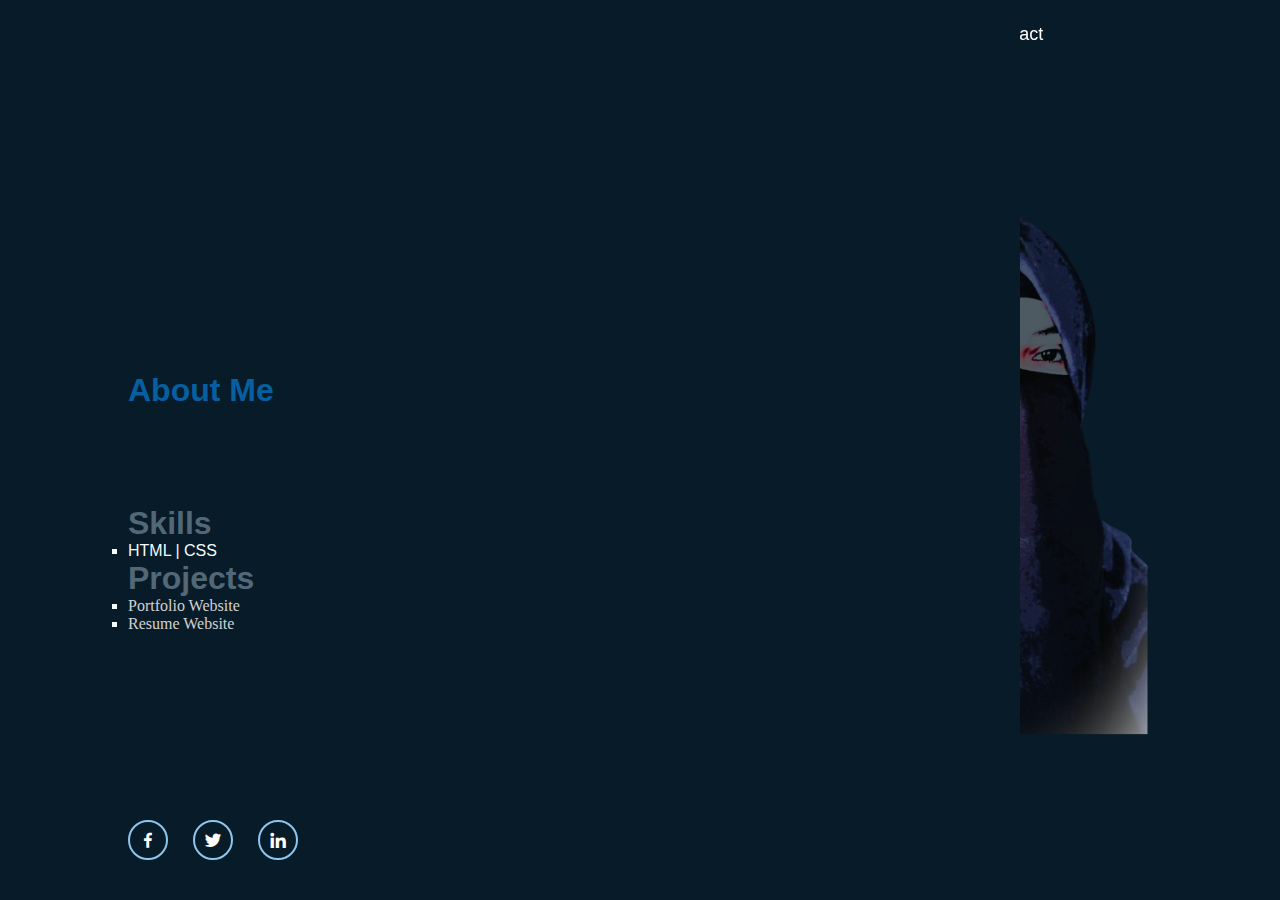
<file: index.html>
<!DOCTYPE html>
<html lang="en">
<head>
  <meta charset="UTF-8">
  <meta name="viewport" content="width=device-width, initial-scale=1.0">
  <title>Personal Portfolio with Only Html & CSS</title>
  <link rel="stylesheet" href="style.css">
  <link href='https://unpkg.com/boxicons@2.1.4/css/boxicons.min.css' rel='stylesheet'>
</head>
<body>
  <header class="header">
    <a href="#" class="logo">Fariha.</a>
    <nav class="navbar">
      <a href="#" class="active">Home</a>
      <a href="#">About</a>
      <a href="#">Portfolio</a>
      <a href="#">Contact</a>
    </nav>
  </header>
  <section class="home">
    <div class="home-content">
      <h1>Hi,I'm Fariha</h1>
      <h3>Beginner Frontend Developer</h3>
      <h2>About Me</h2>
      <p>Hello! My name is Fariha,
         I am a Student of Samz Technology Campany 
         Intership batch 5 of front-end web development.</p>
         <h4>Skills </h4>
                <ul>
                    <li> HTML | CSS </li>
                </ul>
                <h4>Projects</h4>
                    <ul>
                        <li ><a href="https://farihazehra.github.io/newone/" target="_blank">Portfolio Website </a></li>
                        <li ><a href="https://farihazehra.github.io/resume/" target="_blank" >Resume Website</a></li> 
                    </ul>
    </div>
    <div class="home-sci">
      <a href="#"><i class='bx bxl-facebook'></i></a>
      <a href="#"><i class='bx bxl-twitter' ></i></a>
      <a href="#"><i class='bx bxl-linkedin' ></i></a>
    </div>
    <span class="home-imgHover"></span>
  </section>
</body>
</html>
</file>
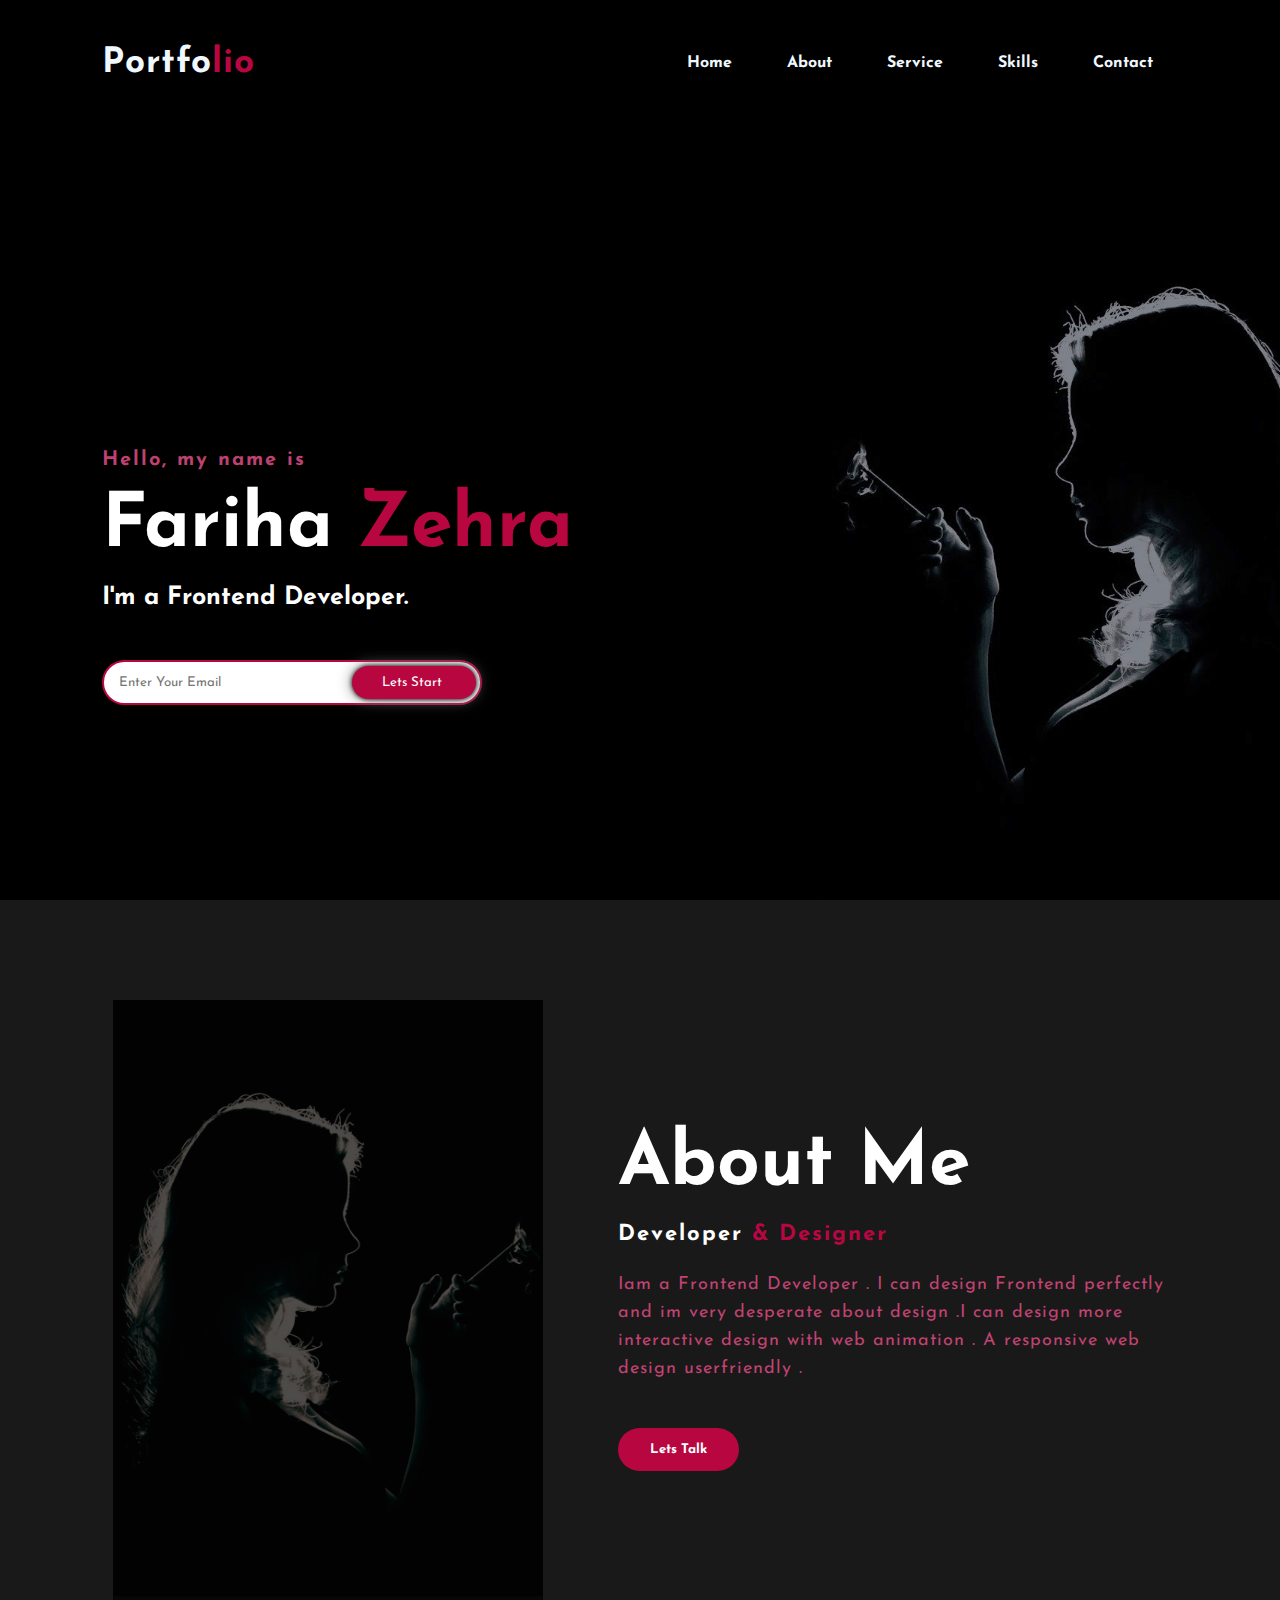
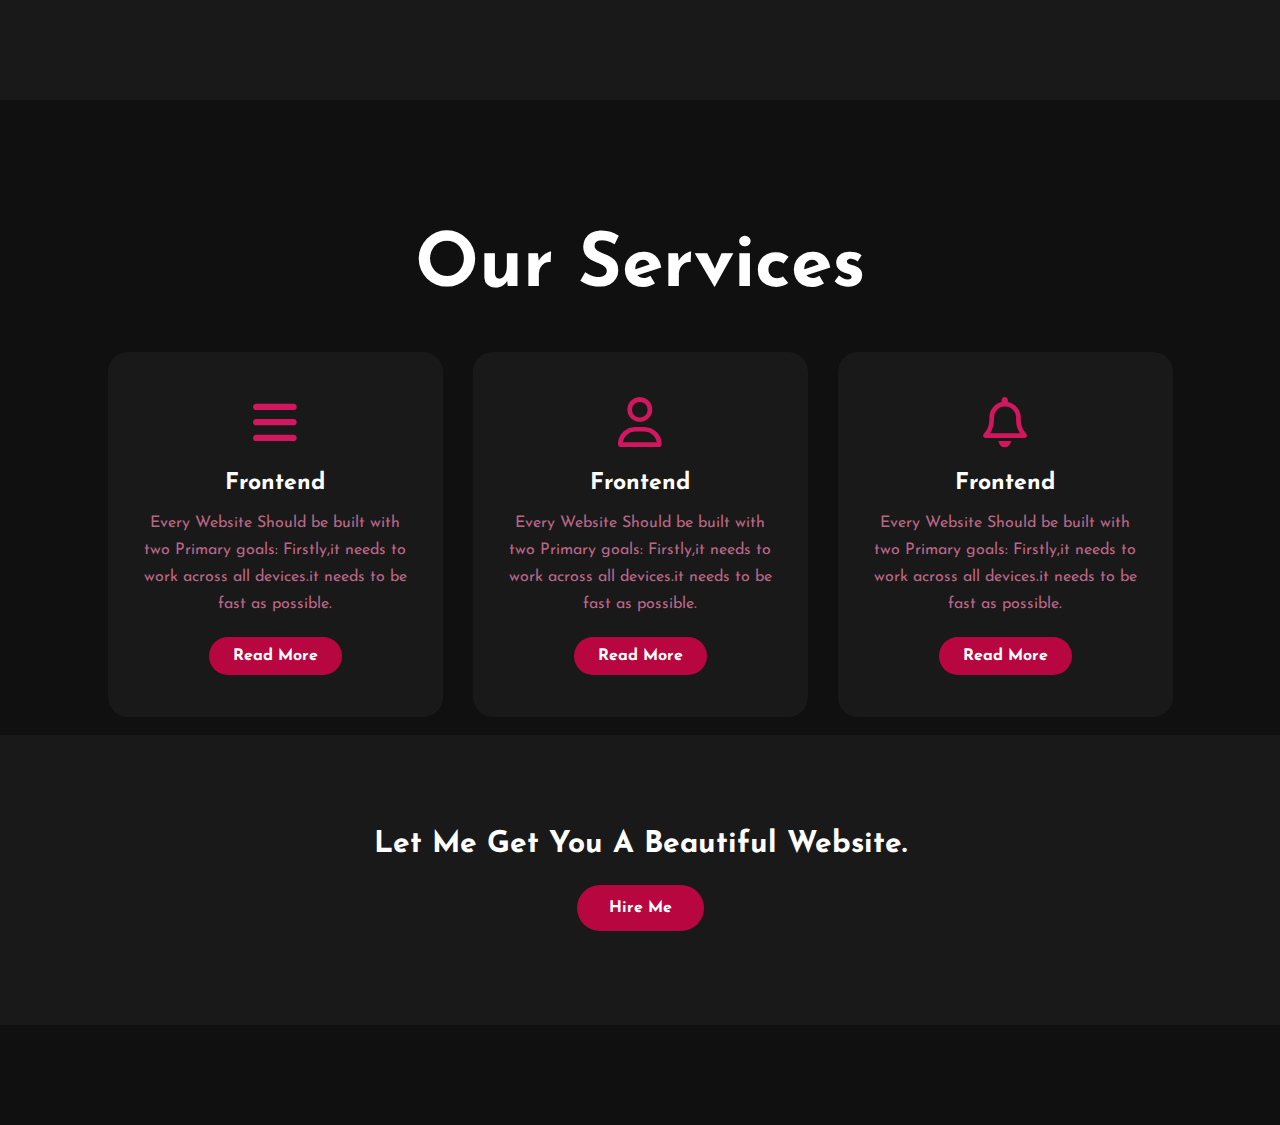
<file: 6th_Assignement/index.html>
<!DOCTYPE html>
<html lang="en">
<head>
    <meta charset="UTF-8">
    <meta name="viewport" content="width=device-width, initial-scale=1.0">
    <title>Portfolio Website</title>
    <link rel="stylesheet" type="text/css"  href="style.css">
    <link rel="stylesheet" href="https://fonts.googleapis.com/css2?family=Josefin+Sans:ital,wght@0,100..700;1,100..700&display=swap">
    <link rel="stylesheet" href="">

    <link rel="stylesheet" href="https://cdnjs.cloudflare.com/ajax/libs/font-awesome/6.7.2/css/all.min.css" integrity="sha512-Evv84Mr4kqVGRNSgIGL/F/aIDqQb7xQ2vcrdIwxfjThSH8CSR7PBEakCr51Ck+w+/U6swU2Im1vVX0SVk9ABhg==" crossorigin="anonymous" referrerpolicy="no-referrer" />
    <link rel="stylesheet" href="">
</head>
<body>
    <div class="main">
        <nav>
            <h2 class="logo">Portfo<span>lio</span></h2>
            <ul>
                <li><a href="#">Home</a></li>
                <li><a href="#">About</a></li>
                <li><a href="#">Service</a></li>
                <li><a href="#">Skills</a></li>
                <li><a href="#">Contact</a></li>
            </ul>
        </nav>
      <div class="content">
        <h4>Hello, my name is </h4>
        <h1>Fariha <span>Zehra</span></h1>
        <h3>I'm a Frontend Developer.</h3>
        <div class="newslatter">
            <form action="">
                <input type="email" name="email" id="mail" placeholder="Enter Your Email">
                <input type="submit" name="submit" value="Lets Start ">
            </form>
        </div>
      </div>
    </div>
    <section class="about">
        <div class="pro">
            <img src="new.PNG" >
            <div class="about-text">
                <h2>About Me</h2>
                <h5>Developer <span> & Designer</span></h5>
                <p>Iam a Frontend Developer . I can design Frontend perfectly
                    and im very desperate about design .I can design more 
                    interactive design with web animation .
                    A responsive web design userfriendly .
                </p>
                <button type="button">Lets Talk</button>
            </div>
        </div>
    </section>
    
         <div class="service">
            <div class="title">
                <h2>Our Services</h2>
             </div>
             <div class="box">
                <div class="card">
                    <i class="fas fa-bars"></i>
                    <h5>Frontend</h5>
                    <div class="pra">
                        <p>Every Website Should be built with two Primary goals: 
                            Firstly,it needs to work across all devices.it needs to be fast as possible.
                        </p>
    
                        <p style="text-align:center">
                            <a class="button" href="#">Read More</a>
                        </p>
                        </div>
                    </div>
         
         
                <div class="box">
                    <div class="card">
                        <i class="fa-regular fa-user"></i>
                        <h5>Frontend</h5>
                        <div class="pra">
                            <p>Every Website Should be built with two Primary goals: 
                                Firstly,it needs to work across all devices.it needs to be fast as possible.
                            </p>
        
                            <p style="text-align:center">
                                <a class="button" href="#">Read More</a>
                            </p>
                            </div>
                        </div>
                        <div class="box">
                            <div class="card">
                                <i class="fa-regular fa-bell"></i>
                                <h5>Frontend</h5>
                                <div class="pra">
                                    <p>Every Website Should be built with two Primary goals: 
                                        Firstly,it needs to work across all devices.it needs to be fast as possible.
                                    </p>
                
                                    <p style="text-align:center">
                                        <a class="button" href="#">Read More</a>
                                    </p>
                                    </div>
                                </div>       
            </div>
         </div>
    </div>
<div class="contact-me">
<p>Let Me Get You A Beautiful Website.</p>
<a class="button-two"  href="#">Hire Me</a>
</div>


</body>
</html>
</file>
<file: style.css>
*{
  margin: 0;
  padding: 0;
  box-sizing: border-box;
  font-family: 'Poppins' , sans-serif;
}
body{
  
  color: #ededed;
  
}
.header{
  position: fixed;
  top: 0;
  left: 0;
  width: 100%;
  padding:20px 10px;
  background: transparent;
  display: flex;
  justify-content: space-between;
  align-items: center;
  z-index: 100;
}
.logo{
  position: relative;
  font-size: 25px;
  margin-left: 10%;
  color: rgb(253, 254, 254);
  text-decoration: none	;
  font-weight: 600;
}
.logo::before{
  content: '';
  position: absolute;
  top:0;
  right: 0;
  width: 100%;
  height: 100%;
  background: #081b29;
  animation: showRight 1s ease forwards;
  animation-delay:.0.1s ;

}
.navbar{
  margin-right: 18%;
}
.navbar a{
   font-size: 18px;
   color:rgb(253, 254, 254);
   text-decoration: none;
   font-weight: 500;
   margin-left: 35px;  
   transition: .3s; 
  
}
.navbar a:hover , .navbar a.active{
  color: #8fc6ed;
}
.home{
  height: 100vh;
  background: url('website_wallpaper_wide_margin.png') no-repeat;
  background-size: cover;
  background-position:center ;
  display: flex;
  align-items: center;
  padding: 0 10%;
}
.home-content{

max-width: 600px;

}
.home-content h1{
  position: relative;
  font-size: 56px;
  font-weight: 700;
  line-height: 1.2;
}
.home-content h1::after{
  content: '';
  position: absolute;
  top:0;
  right: 0;
  width: 100%;
  height: 100%;
  background: #081b29;
  animation: showRight 1s ease forwards;
  animation-delay:.1s ;

}
.home-content h3{
  position: relative;
  font-size: 32px;
  font-weight: 700;
  color: #8fc6ed;
}
.home-content h3::after{
  content: '';
  position: absolute;
  top:0;
  right: 0;
  width: 100%;
  height: 100%;
  background: #081b29;
  animation: showRight 1s ease forwards;
  animation-delay:.1.2s ;

}
.home-content h2{
  position: relative;
  font-size: 32px;
  font-weight: 700;
  color: #055fa0;
}
.home-content h2::after{
  content: '';
  position: absolute;
  top:0;
  right: 0;
  width: 100%;
  height: 100%;
  animation: showRight 1s ease forwards;
  animation-delay:.1.3s ;

}
.home-content h4{
  position: relative;
  font-size: 32px;
  font-weight: 700;
  color: #536877;
}
.home-content h4::after{
  content: '';
  position: absolute;
  top:0;
  right: 0;
  width: 100%;
  height: 100%;
  animation: showRight 1s ease forwards;
  animation-delay:.1.3s ;

}
.home-content p{
  position: relative;
  font-size: 16px;
  margin: 20px 0 40px;
}

.home-content p::after{
  content: '';
  position: absolute;
  top:0;
  right: 0;
  width: 100%;
  height: 100%;
  background: #081b29;
  animation: showRight 1s ease forwards;
  animation-delay:.1.4s ;

}

.home-content li{
  color:rgb(245, 252, 255);
  list-style-type: square;
  
}

.home-content a{
  color: #d3d2d2;
  text-decoration: none;
  font-family: Georgia, 'Times New Roman', Times, serif;
}

.home-sci{
  position: absolute;
  bottom: 40px;
  width: 170px;
  display: flex;
  justify-content: space-between;
}
.home-sci a{
  position: relative;
  display: inline-flex;
  justify-content: center;
  align-items: center;
  width: 40px;
  height: 40px;
  background: transparent;
  border: 2px solid #8fc6ed;
  border-radius: 50%;
  font-size: 20px;
  color: white;
  text-decoration: none;
  z-index: 1;
  overflow: hidden;
  transition: .5s ;
}
.home-sci a:hover{
  color: #081b29;
}
.home-sci a::before{
  content: '';
  position: absolute;
  top: 0;
  left: 0;
  width: 0;
  height: 100%;
  background: #8fc6ed;
  z-index: -1;
  transition: .5s;
}
.home-sci a:hover:before{
   width: 100%;
}
.home-imgHover{
  position: absolute;
  top: 0;
  right: 260px;
  width: 400px;
  height: 100%;
  background: transparent;
  transition: .3s;
  animation: manipActiveHover .1s forwards;
  animation-delay:.4s ;
  pointer-events: none;
}
.home-imgHover:hover{
  
  background:  #081b29;
  opacity: .7;
}
.home-imgHover::after{
  content: '';
  position: absolute;
  top:0;
  right: 0;
  width: 100%;
  height: 100%;
  background: #081b29;
  animation: showRight 2s ease forwards;
  animation-delay:.3s ;
  z-index: 100;

}
@keyframes showRight {
  100%{
    width: 0;

  }
  
}
@keyframes manipActiveHover{
  100%{
    pointer-events: auto;
  }
}
</file>
<file: 6th_Assignement/style.css>
*  {
    padding: 0;
    margin: 0;
    font-family: "Josefin Sans", sans-serif;
    box-sizing: border-box;
}

.main{
    height: 100vh;
    width: 100%;
    background-image: url('dark-girl-illuminating-light-p8dqxsp08kvl0d2p.jpg');
    background-size: cover;
    background-position: center;
    
}
nav{
    display: flex;
    align-items: center;
    justify-content: space-between;
    padding-top: 45px;
    padding-left: 8%;
    padding-right: 8%;
}
.logo{
    color: aliceblue;
    font-size: 35px;
    letter-spacing: 1px;
    cursor: pointer;
}
span{
    color: rgb(184, 6, 65);
}
nav ul li{
    list-style-type: none;
    display: inline-block;
    padding: 10px 25px;
}
nav ul li a{
    color: aliceblue;
    text-decoration: none;
    font-weight: bold;
    text-transform: capitalize;
}
nav ul li a:hover{
  color: rgb(184, 6, 65);
  transition: .4s;

}
.content{
  position: absolute;
  top: 50%;
  left: 8%;
  transform: translateY(-50);
}
h1{
    color: white;
    margin: 20px 0px 20px;
    font-size: 75px;

}
h3{
    color: white;
    font-size: 25px;
    margin-bottom: 50px;

}
h4{
    color: rgb(191, 65, 113);
    letter-spacing: 2px;
    font-size: 20px;

}
.newslatter form{
    width: 380px;
    max-width: 100%;
    position: relative;
}
.newslatter form input:first-child{
    display: inline-block;
    width: 100%;
    padding: 14px 130px 14px 15px;
    border: 2px solid rgb(184, 6, 65);
    outline: none;
    border-radius: 30px;
}
.newslatter form input:last-child{
    position: absolute;
    display: inline-block;
    outline: none;
    border: none;
    padding: 10px 30px;
    border-radius: 30px;
    background-color:rgb(184, 6, 65) ;
    color: white;
    box-shadow: 0px 0px 5px #000,0px 0px 15px #858585;
    top: 6px;
    right: 6px;
}
.about{
    width: 100%;
    padding: 100px 0px ;
    background-color: #191919;
}
.about img{
    height: auto;
    width: 430px;
}
.about-text{
    width: 550px;

}
.pro{
    width: 1130px;
    max-width: 95%;
    margin: 0 auto;
    display: flex;
    align-items: center;
    justify-content: space-around;

}
.about-text h2{
    color: white;
    font-size: 75px;
    text-transform: capitalize;
    margin-bottom: 20px;

}
.about-text h5{
    color: white;
    letter-spacing: 2px;
    font-size: 22px;
    margin-bottom: 25px;
    text-transform: capitalize;

}
.about-text p{
    color:rgb(193, 67, 115) ;
    letter-spacing: 1px;
    line-height: 28px;
    font-size: 18px;
    margin-bottom: 45px;

}
button{
    background-color: rgb(184, 6, 65);
    color: white;
    text-decoration: none;
    border: 2px solid transparent;
    font-weight: bold;
    padding: 13px 30px;
    border-radius: 30px;
    transition: .4s;

}
button:hover{
    background-color: transparent;
    border: 2px solid rgb(193, 67, 115);
    cursor: pointer;
} 
.service{
  background: #101010;
  width: 100%;
  padding: 100px 0px;
}
.title h2{
    color: white;
    font-size: 75px;
    width: 1130px;
    margin: 30px auto;
    text-align: center;
}
.box{
    display: flex;
    justify-content: center;
    align-items: center;
    min-height: 400px;

}
.card {
    height: 365px;
    width: 335px;
    padding: 20px 35px;
    background: #191919;
    border-radius: 20px;
    margin: 15px;
    position: relative;
    overflow: hidden;
    text-align: center;
}
.card i{
    font-size: 50px;
    display: block;
    text-align: center;
    margin: 25px 0px;
    color: rgb(209, 23, 94);
}
h5{
    color: white;
    font-size: 23px;
    margin-bottom: 15px;
}
.pra p{
    color:  rgb(187, 103, 135);
    font-size: 16px;
    line-height: 27px;
    margin-bottom: 25px;

}
.card .button{
    background-color: rgb(184, 6, 65);
    color: white;
    text-decoration: none;
    border: 2px solid transparent;
    font-weight: bold;
    padding: 9px 22px;
    border-radius: 30px;
    transition: .4s;
}
.card .button:hover{
    background-color: transparent;
    border: 2px solid rgb(193, 67, 115);
    cursor: pointer;
}
.contact-me{
 width: 100%;
 height: 290px;
 background: #191919;
 display: flex;
 align-items: center;
 flex-direction: column;
 justify-content: center;
}
.contact-me p{
    color: white;
    font-size: 30px;
    font-weight: bold;
    margin-bottom: 25px;
}
.contact-me .button-two{
    background-color: rgb(184, 6, 65);
    color: white;
    text-decoration: none;
    border: 2px solid transparent;
    font-weight: bold;
    padding: 13px 30px;
    border-radius: 30px;
    transition: .4s;
}
.contact-me .button-two:hover{
    background-color: transparent;
    border: 2px solid rgb(193, 67, 115);
    cursor: pointer;
}
</file>
